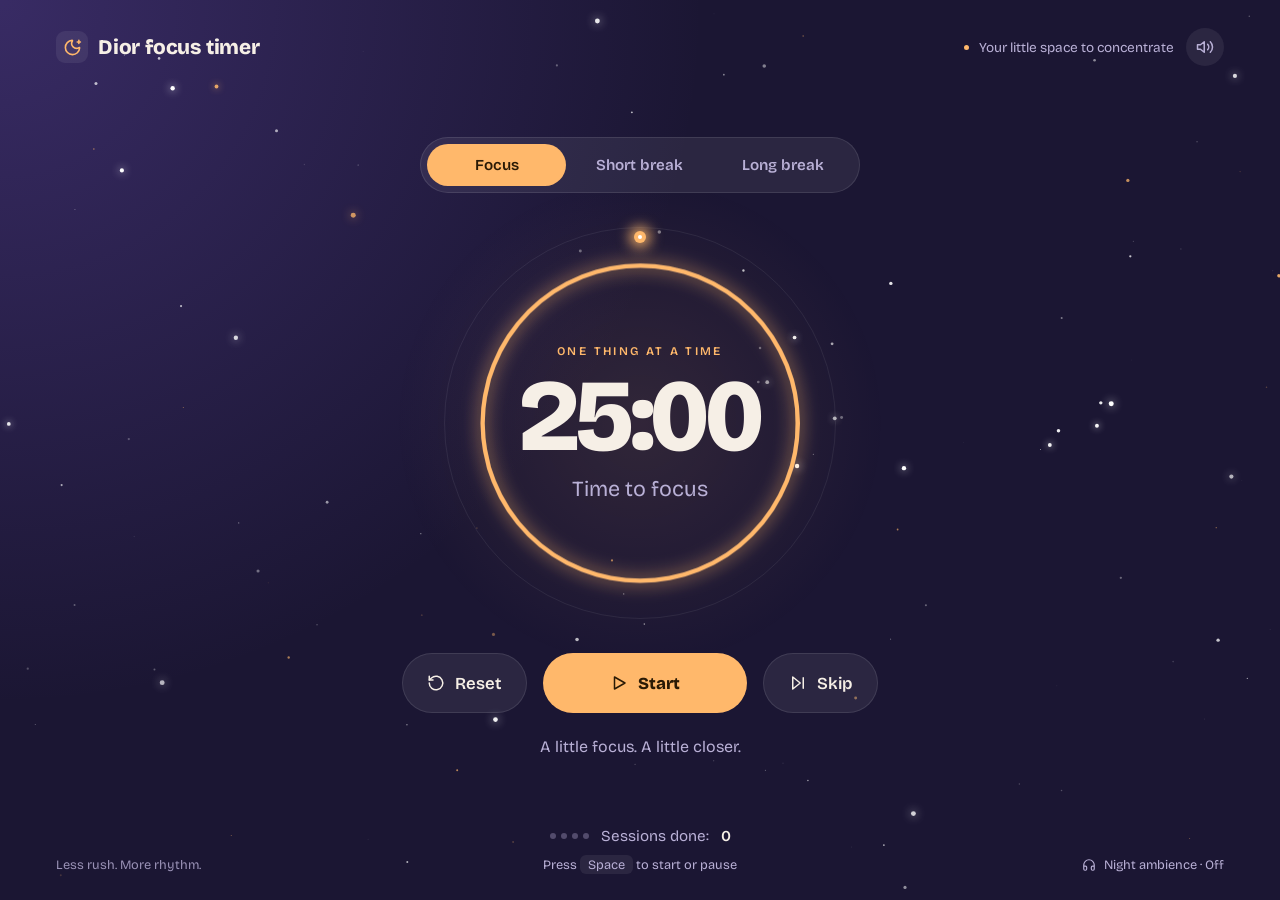
<file: index.html>
<!doctype html>
<html lang="en">
  <head>
    <meta charset="UTF-8" />
    <meta name="viewport" content="width=device-width, initial-scale=1" />
    <title>Focus Timer</title>
    <link rel="preconnect" href="https://fonts.googleapis.com" />
    <link rel="preconnect" href="https://fonts.gstatic.com" crossorigin />
    <link
      href="https://fonts.googleapis.com/css2?family=Bricolage+Grotesque:wght@400;600;800&display=swap"
      rel="stylesheet"
    />
    <link rel="stylesheet" href="pomodoro.css" />
    <link rel="stylesheet" href="activities.css" />
  </head>
  <body data-mode="focus">
    <canvas id="bg"></canvas>

    <div id="view-timer" class="view">
      <!-- ---------- Header ---------- -->
      <header class="top-bar">
        <div class="brand">
          <span class="brand-icon" aria-hidden="true">
            <svg
              width="19"
              height="19"
              viewBox="0 0 24 24"
              fill="none"
              stroke="currentColor"
              stroke-width="2"
              stroke-linecap="round"
              stroke-linejoin="round"
            >
              <path d="M18 5h4" />
              <path d="M20 3v4" />
              <path
                d="M20.985 12.486a9 9 0 1 1-9.473-9.472c.405-.022.617.46.402.803a6 6 0 0 0 8.268 8.268c.344-.215.825-.004.803.401"
              />
            </svg>
          </span>
          <span>Dior focus timer</span>
        </div>

        <div class="quiet-setting">
          <p class="top-tagline">Your little space to concentrate</p>
          <!-- Placeholder: the sound feature isn't built yet -->
          <button class="icon-btn" aria-label="Sound (coming soon)">
            <svg
              width="18"
              height="18"
              viewBox="0 0 24 24"
              fill="none"
              stroke="currentColor"
              stroke-width="2"
              stroke-linecap="round"
              stroke-linejoin="round"
              aria-hidden="true"
            >
              <polygon points="11 5 6 9 2 9 2 15 6 15 11 19 11 5" />
              <path d="M15.54 8.46a5 5 0 0 1 0 7.07" />
              <path d="M19.07 4.93a10 10 0 0 1 0 14.14" />
            </svg>
          </button>
        </div>
      </header>

      <!-- ---------- Main ---------- -->
      <main class="app">
        <nav class="modes" aria-label="Timer mode">
          <button class="mode-btn is-active" data-mode="focus">Focus</button>
          <button class="mode-btn" data-mode="short">Short break</button>
          <button class="mode-btn" data-mode="long">Long break</button>
        </nav>

        <section class="timer" aria-live="off">
          <svg class="ring" viewBox="0 0 260 260" aria-hidden="true">
            <circle class="ring-track" cx="130" cy="130" r="110" />
            <circle class="ring-progress" cx="130" cy="130" r="110" />
          </svg>
          <!-- The glowing dot that rides the end of the progress line -->
          <div class="dot-orbit" id="dot-orbit" aria-hidden="true">
            <span class="orbit-dot"></span>
          </div>
          <div class="timer-text">
            <span id="eyebrow" class="eyebrow">One thing at a time</span>
            <span id="time" class="time">25:00</span>
            <span id="label" class="label">Time to focus</span>
          </div>
        </section>

        <div class="controls">
          <button id="reset" class="btn btn-ghost" aria-label="Reset timer">
            <svg
              width="18"
              height="18"
              viewBox="0 0 24 24"
              fill="none"
              stroke="currentColor"
              stroke-width="2"
              stroke-linecap="round"
              stroke-linejoin="round"
              aria-hidden="true"
            >
              <path d="M3 12a9 9 0 1 0 3-6.7L3 8" />
              <path d="M3 3v5h5" />
            </svg>
            Reset
          </button>
          <button id="start" class="btn btn-main">
            <svg
              width="18"
              height="18"
              viewBox="0 0 24 24"
              fill="none"
              stroke="currentColor"
              stroke-width="2"
              stroke-linecap="round"
              stroke-linejoin="round"
              aria-hidden="true"
            >
              <polygon points="6 4 20 12 6 20 6 4" />
            </svg>
            <span id="start-label">Start</span>
          </button>
          <button
            id="skip"
            class="btn btn-ghost"
            aria-label="Skip to next mode"
          >
            <svg
              width="18"
              height="18"
              viewBox="0 0 24 24"
              fill="none"
              stroke="currentColor"
              stroke-width="2"
              stroke-linecap="round"
              stroke-linejoin="round"
              aria-hidden="true"
            >
              <polygon points="5 4 15 12 5 20 5 4" />
              <line x1="19" y1="5" x2="19" y2="19" />
            </svg>
            Skip
          </button>
        </div>

        <p id="tagline" class="tagline">A little focus. A little closer.</p>

        <!-- Only visible during breaks (see CSS). Games will hook in here. -->
        <a class="activity-link" href="#activities">
          <svg
            width="18"
            height="18"
            viewBox="0 0 24 24"
            fill="none"
            stroke="currentColor"
            stroke-width="2"
            stroke-linecap="round"
            stroke-linejoin="round"
            aria-hidden="true"
          >
            <line x1="6" x2="10" y1="11" y2="11" />
            <line x1="8" x2="8" y1="9" y2="13" />
            <line x1="15" x2="15.01" y1="12" y2="12" />
            <line x1="18" x2="18.01" y1="10" y2="10" />
            <path
              d="M17.32 5H6.68a4 4 0 0 0-3.978 3.59c-.006.052-.01.101-.017.152C2.604 9.416 2 14.456 2 16a3 3 0 0 0 3 3c1 0 1.5-.5 2-1l1.414-1.414A2 2 0 0 1 9.828 16h4.344a2 2 0 0 1 1.414.586L17 18c.5.5 1 1 2 1a3 3 0 0 0 3-3c0-1.545-.604-6.584-.685-7.258-.007-.05-.011-.1-.017-.151A4 4 0 0 0 17.32 5z"
            />
          </svg>
          A little play? Explore break activities
          <svg
            width="14"
            height="14"
            viewBox="0 0 24 24"
            fill="none"
            stroke="currentColor"
            stroke-width="2"
            stroke-linecap="round"
            stroke-linejoin="round"
            aria-hidden="true"
          >
            <path d="M7 7h10v10" />
            <path d="M7 17 17 7" />
          </svg>
        </a>
      </main>

      <!-- ---------- Footer ---------- -->
      <footer class="bottom-bar">
        <p class="footer-note">Less rush. More rhythm.</p>

        <div class="bottom-center">
          <p class="session-info">
            <span class="dots" aria-hidden="true">
              <span class="dot"></span>
              <span class="dot"></span>
              <span class="dot"></span>
              <span class="dot"></span>
            </span>
            Sessions done: <strong id="sessions">0</strong>
          </p>
          <p class="hint">Press <kbd>Space</kbd> to start or pause</p>
        </div>

        <p class="ambience">
          <svg
            width="14"
            height="14"
            viewBox="0 0 24 24"
            fill="none"
            stroke="currentColor"
            stroke-width="2"
            stroke-linecap="round"
            stroke-linejoin="round"
            aria-hidden="true"
          >
            <path
              d="M3 14h3a2 2 0 0 1 2 2v3a2 2 0 0 1-2 2H5a2 2 0 0 1-2-2v-7a9 9 0 0 1 18 0v7a2 2 0 0 1-2 2h-1a2 2 0 0 1-2-2v-3a2 2 0 0 1 2-2h3"
            />
          </svg>
          Night ambience · Off
        </p>
      </footer>
    </div>

    <!-- ============ Break activities view ============ -->
    <div id="view-activities" class="view" hidden>
      <header class="top-bar">
        <div class="brand">
          <span class="brand-icon" aria-hidden="true">
            <svg
              width="19"
              height="19"
              viewBox="0 0 24 24"
              fill="none"
              stroke="currentColor"
              stroke-width="2"
              stroke-linecap="round"
              stroke-linejoin="round"
            >
              <path d="M18 5h4" />
              <path d="M20 3v4" />
              <path
                d="M20.985 12.486a9 9 0 1 1-9.473-9.472c.405-.022.617.46.402.803a6 6 0 0 0 8.268 8.268c.344-.215.825-.004.803.401"
              />
            </svg>
          </span>
          <span>Focus Timer</span>
        </div>
        <div class="break-chip">
          <span class="chip-dot"></span>
          <span id="chip-mode">Short break</span>
          <span id="chip-time" class="chip-time">05:00</span>
        </div>
      </header>

      <button id="back" class="back-link">
        <svg
          width="16"
          height="16"
          viewBox="0 0 24 24"
          fill="none"
          stroke="currentColor"
          stroke-width="2"
          stroke-linecap="round"
          stroke-linejoin="round"
          aria-hidden="true"
        >
          <path d="m12 19-7-7 7-7" />
          <path d="M19 12H5" />
        </svg>
        Back to timer
      </button>

      <main class="activities">
        <h1>A little play, a fresh perspective.</h1>
        <p class="sub">No tabs. No to-dos. Just a moment for you.</p>

        <nav class="picker" aria-label="Break activity">
          <button class="pick-btn is-active" data-game="snake">
            <svg
              width="16"
              height="16"
              viewBox="0 0 24 24"
              fill="none"
              stroke="currentColor"
              stroke-width="2"
              stroke-linecap="round"
              stroke-linejoin="round"
              aria-hidden="true"
            >
              <line x1="6" x2="10" y1="11" y2="11" />
              <line x1="8" x2="8" y1="9" y2="13" />
              <line x1="15" x2="15.01" y1="12" y2="12" />
              <line x1="18" x2="18.01" y1="10" y2="10" />
              <path
                d="M17.32 5H6.68a4 4 0 0 0-3.978 3.59C2.604 9.416 2 14.456 2 16a3 3 0 0 0 3 3c1 0 1.5-.5 2-1l1.414-1.414A2 2 0 0 1 9.828 16h4.344a2 2 0 0 1 1.414.586L17 18c.5.5 1 1 2 1a3 3 0 0 0 3-3c0-1.545-.604-6.584-.685-7.258A4 4 0 0 0 17.32 5z"
              />
            </svg>
            Snake
          </button>
          <button class="pick-btn" data-game="memory">
            <svg
              width="16"
              height="16"
              viewBox="0 0 24 24"
              fill="none"
              stroke="currentColor"
              stroke-width="2"
              stroke-linecap="round"
              stroke-linejoin="round"
              aria-hidden="true"
            >
              <rect width="14" height="14" x="8" y="8" rx="2" ry="2" />
              <path
                d="M4 16c-1.1 0-2-.9-2-2V4c0-1.1.9-2 2-2h10c1.1 0 2 .9 2 2"
              />
            </svg>
            Memory
          </button>
          <button class="pick-btn" data-game="breathing">
            <svg
              width="16"
              height="16"
              viewBox="0 0 24 24"
              fill="none"
              stroke="currentColor"
              stroke-width="2"
              stroke-linecap="round"
              stroke-linejoin="round"
              aria-hidden="true"
            >
              <path d="M17.7 7.7a2.5 2.5 0 1 1 1.8 4.3H2" />
              <path d="M9.6 4.6A2 2 0 1 1 11 8H2" />
              <path d="M12.6 19.4A2 2 0 1 0 14 16H2" />
            </svg>
            Breathing
          </button>
        </nav>

        <!-- ---------- Snake ---------- -->
        <section id="panel-snake" class="game-panel">
          <div class="card-frame">
            <div class="panel-bar">
              <p class="game-status">
                <span class="live-dot"></span><span class="name">Snake</span
                ><span class="meta">· <span id="status">Ready</span></span>
              </p>
              <p class="scores">
                <span>Score <span id="score">000</span></span
                ><span class="muted">Best <span id="best">000</span></span>
              </p>
            </div>
            <div class="playfield"><canvas id="game"></canvas></div>
          </div>
          <div class="game-controls">
            <p class="keys">
              <kbd>←</kbd><kbd>↑</kbd><kbd>↓</kbd><kbd>→</kbd> to move
            </p>
            <button id="pause" class="pill-btn">Pause</button>
          </div>
        </section>

        <!-- ---------- Memory ---------- -->
        <section id="panel-memory" class="game-panel" hidden>
          <div class="card-frame">
            <div class="panel-bar">
              <p class="game-status">
                <span class="live-dot"></span><span class="name">Memory</span
                ><span class="meta"
                  >· <span id="mem-status">In play</span></span
                >
              </p>
              <p class="scores">
                <span id="mem-pairs">Pairs 0 / 6</span
                ><span id="mem-moves" class="muted">Moves 0</span>
              </p>
            </div>
            <div id="memory-grid" class="memory-grid"></div>
          </div>
          <div class="game-controls">
            <p>Pick two cards to find a pair</p>
            <button id="mem-new" class="pill-btn">New game</button>
          </div>
        </section>

        <!-- ---------- Breathing ---------- -->
        <section id="panel-breathing" class="game-panel" hidden>
          <div class="card-frame">
            <div class="panel-bar">
              <p class="game-status">
                <span class="live-dot"></span><span class="name">Breathing</span
                ><span class="meta">· Guided</span>
              </p>
              <p class="scores"><span id="breath-cycle">Cycle 1 / 5</span></p>
            </div>
            <div class="breath-space">
              <div class="breath-stage">
                <svg
                  class="breath-progress"
                  viewBox="0 0 260 260"
                  aria-hidden="true"
                >
                  <circle id="breath-arc" cx="130" cy="130" r="129" />
                </svg>
                <div class="breath-ring ring-a"></div>
                <div class="breath-ring ring-b"></div>
                <div id="breath-orb" class="breath-orb"></div>
                <div class="breath-text">
                  <strong id="breath-phase">Breathe in</strong>
                  <span id="breath-count">4</span>
                  <small id="breath-cue">Slowly, through your nose</small>
                </div>
              </div>
              <ol class="breath-rhythm">
                <li data-phase="0">Inhale 4s</li>
                <li data-phase="1">Hold 4s</li>
                <li data-phase="2">Exhale 6s</li>
              </ol>
            </div>
          </div>
          <div class="game-controls">
            <p>Let your shoulders soften.</p>
            <button id="breath-toggle" class="pill-btn">Pause breathing</button>
          </div>
        </section>
      </main>

      <footer class="reassure">
        <p>
          <svg
            width="15"
            height="15"
            viewBox="0 0 24 24"
            fill="none"
            stroke="currentColor"
            stroke-width="2"
            stroke-linecap="round"
            stroke-linejoin="round"
            aria-hidden="true"
          >
            <line x1="10" x2="14" y1="2" y2="2" />
            <line x1="12" x2="15" y1="14" y2="11" />
            <circle cx="12" cy="14" r="8" />
          </svg>
          Your break timer keeps running. We'll let you know when it's time.
        </p>
        <p>Sessions done: <span id="sessions-2">0</span></p>
      </footer>
    </div>

    <script src="particles.js"></script>
    <script src="pomodoro.js"></script>
    <script src="snake.js"></script>
    <script src="activities.js"></script>
  </body>
</html>
</file>
<file: pomodoro.css>
/* ---------- Theme tokens: each mode redefines these ---------- */
:root {
  --bg: #1b1633;
  --surface: rgba(255, 255, 255, 0.07);
  --line: rgba(255, 255, 255, 0.1);
  --ink: #f6efe6;
  --ink-soft: #b9b0d6;
  --accent: #ffb86b;
  --accent-ink: #2a1a05;
  --nebula: rgba(124, 92, 214, 0.3);
}

body[data-mode="short"] {
  --bg: #0f3d3a;
  --ink: #eafaf3;
  --ink-soft: #9fcfc2;
  --accent: #9be7c4;
  --accent-ink: #06231f;
  --nebula: rgba(60, 200, 170, 0.25);
}

body[data-mode="long"] {
  --bg: #12304f;
  --ink: #eaf3ff;
  --ink-soft: #9db9d9;
  --accent: #8ec5ff;
  --accent-ink: #061a30;
  --nebula: rgba(90, 150, 255, 0.28);
}

/* ---------- Base ---------- */
* {
  box-sizing: border-box;
  margin: 0;
}

body {
  min-height: 100vh;
  display: flex;
  flex-direction: column;
  padding: 28px 56px;
  background-color: var(--bg);
  background-image: radial-gradient(
    circle at 0% 0%,
    var(--nebula),
    transparent 45%
  );
  background-attachment: fixed;
  color: var(--ink);
  font-family: "Bricolage Grotesque", system-ui, sans-serif;
  transition:
    background-color 0.6s ease,
    color 0.6s ease;
}

#bg {
  position: fixed;
  top: 0;
  left: 0;
  z-index: -1;
}

/* ---------- Header ---------- */
.top-bar {
  display: flex;
  justify-content: space-between;
  align-items: center;
  gap: 16px;
}

.brand {
  display: flex;
  align-items: center;
  gap: 10px;
  font-weight: 800;
  font-size: 1.3rem;
  letter-spacing: -0.01em;
}

.brand-icon {
  display: grid;
  place-items: center;
  width: 32px;
  height: 32px;
  border-radius: 9px;
  background: var(--surface);
  color: var(--accent);
  transition: color 0.6s ease;
}

.quiet-setting {
  display: flex;
  align-items: center;
  gap: 12px;
}

.top-tagline {
  display: flex;
  align-items: center;
  gap: 10px;
  color: var(--ink-soft);
  font-size: 0.85rem;
}

.top-tagline::before {
  content: "";
  width: 5px;
  height: 5px;
  border-radius: 50%;
  background: var(--accent);
}

.icon-btn {
  display: grid;
  place-items: center;
  width: 38px;
  height: 38px;
  border: 0;
  border-radius: 50%;
  background: var(--surface);
  color: var(--ink-soft);
  cursor: pointer;
  transition: color 0.2s;
}

.icon-btn:hover {
  color: var(--ink);
}

/* ---------- Main ---------- */
.app {
  flex: 1;
  width: 100%;
  max-width: 560px;
  margin: 0 auto;
  display: flex;
  flex-direction: column;
  align-items: center;
  justify-content: center;
  gap: 34px;
  padding: 16px 0;
}

/* ---------- Mode tabs ---------- */
.modes {
  display: flex;
  width: min(100%, 440px);
  gap: 4px;
  padding: 6px;
  background: var(--surface);
  border: 1px solid var(--line);
  border-radius: 999px;
}

.mode-btn {
  flex: 1;
  border: 0;
  background: transparent;
  color: var(--ink-soft);
  font: inherit;
  font-size: 0.95rem;
  font-weight: 600;
  padding: 12px 8px;
  border-radius: 999px;
  cursor: pointer;
  transition:
    background-color 0.3s,
    color 0.3s;
}

.mode-btn:hover {
  color: var(--ink);
}

.mode-btn.is-active {
  background: var(--accent);
  color: var(--accent-ink);
}

/* ---------- Timer ring ---------- */
.timer {
  --size: min(86vw, 392px);
  position: relative;
  width: var(--size);
  aspect-ratio: 1;
}

/* Faint outer orbit line */
.timer::before {
  content: "";
  position: absolute;
  inset: 0;
  border-radius: 50%;
  border: 1px solid rgba(255, 255, 255, 0.07);
}

/*  glow behind the whole timer */
.timer::after {
  content: "";
  position: absolute;
  inset: -18%;
  z-index: -1;
  border-radius: 50%;
  background: radial-gradient(
    circle,
    color-mix(in srgb, var(--accent) 10%, transparent),
    transparent 65%
  );
}

.ring {
  position: absolute;
  inset: 2.5%;
  width: 95%;
  height: 95%;
  transform: rotate(-90deg);
}

.ring circle {
  fill: none;
  stroke-width: 3;
}

.ring-track {
  stroke: var(--ink-soft);
  opacity: 0.15;
}

.ring-progress {
  stroke: var(--accent);
  stroke-linecap: round;
  filter: drop-shadow(0 0 6px var(--accent));
  transition: stroke 0.6s ease;
}

.dot-orbit {
  position: absolute;
  inset: 2.5%;
}

.orbit-dot {
  position: absolute;
  top: 0;
  left: 50%;
  width: 12px;
  height: 12px;
  margin: -6px 0 0 -6px;
  border-radius: 50%;
  background: var(--accent);
  box-shadow: 0 0 14px 4px var(--accent);
}

.orbit-dot::after {
  content: "";
  position: absolute;
  inset: 4px;
  border-radius: 50%;
  background: #fff;
}

.timer-text {
  position: absolute;
  inset: 0;
  display: flex;
  flex-direction: column;
  align-items: center;
  justify-content: center;
  gap: 8px;
  text-align: center;
}

.eyebrow {
  color: var(--accent);
  font-size: calc(var(--size) * 0.03);
  font-weight: 600;
  letter-spacing: 0.2em;
  text-transform: uppercase;
  transition: color 0.6s ease;
}

.time {
  font-size: calc(var(--size) * 0.26);
  line-height: 1;
  font-weight: 800;
  font-variant-numeric: tabular-nums;
  letter-spacing: -0.04em;
}

.label {
  color: var(--ink-soft);
  font-size: calc(var(--size) * 0.055);
}

/* ---------- Controls ---------- */
.controls {
  display: flex;
  align-items: center;
  gap: 16px;
}

.btn {
  display: inline-flex;
  align-items: center;
  justify-content: center;
  gap: 10px;
  height: 60px;
  font: inherit;
  font-size: 1.05rem;
  font-weight: 600;
  border: 0;
  cursor: pointer;
  border-radius: 999px;
  transition:
    transform 0.15s ease,
    background-color 0.3s,
    color 0.3s;
}

.btn:active {
  transform: scale(0.96);
}

.btn-main {
  min-width: 204px;
  background: var(--accent);
  color: var(--accent-ink);
  font-weight: 800;
}

.btn-ghost {
  min-width: 115px;
  padding: 0 24px;
  background: var(--surface);
  color: var(--ink);
  border: 1px solid var(--line);
}

.mode-btn:focus-visible,
.btn:focus-visible,
.icon-btn:focus-visible,
.activity-link:focus-visible {
  outline: 3px solid var(--ink);
  outline-offset: 3px;
}

.tagline {
  margin-top: -10px;
  color: var(--ink-soft);
  font-size: 1rem;
}

.activity-link {
  display: inline-flex;
  align-items: center;
  gap: 8px;
  margin-top: -14px;
  color: var(--accent);
  font-size: 0.95rem;
  text-decoration: none;
}

.activity-link:hover {
  text-decoration: underline;
}

/* Only show the games link during breaks */
body[data-mode="focus"] .activity-link {
  display: none;
}

/* ---------- Footer ---------- */
.bottom-bar {
  display: grid;
  grid-template-columns: 1fr auto 1fr;
  align-items: end;
  gap: 16px;
  color: var(--ink-soft);
  font-size: 0.8rem;
}

.footer-note {
  opacity: 0.8;
}

.ambience {
  display: flex;
  align-items: center;
  justify-content: flex-end;
  gap: 8px;
}

.bottom-center {
  display: flex;
  flex-direction: column;
  align-items: center;
  gap: 12px;
}

.session-info {
  display: flex;
  align-items: center;
  gap: 12px;
  font-size: 0.95rem;
}

.session-info strong {
  color: var(--ink);
  font-weight: 600;
}

.dots {
  display: inline-flex;
  gap: 5px;
}

.dot {
  width: 6px;
  height: 6px;
  border-radius: 50%;
  background: var(--ink-soft);
  opacity: 0.35;
  transition:
    background-color 0.3s,
    opacity 0.3s;
}

.dot.is-done {
  background: var(--accent);
  opacity: 1;
}

kbd {
  background: var(--surface);
  padding: 2px 8px;
  border-radius: 6px;
  font-family: inherit;
}

/* ---------- Mobile  ---------- */
@media (max-width: 640px) {
  body {
    padding: 20px 24px 24px;
  }

  .top-tagline,
  .footer-note {
    display: none;
  }

  .app {
    gap: 28px;
  }

  /* On mobile the tagline sits between the ring and the buttons.
     "order" changes the visual order without touching the HTML. */
  .modes {
    order: 0;
  }
  .timer {
    order: 1;
  }
  .tagline {
    order: 2;
    margin-top: 0;
  }
  .controls {
    order: 3;
    width: 100%;
    gap: 10px;
  }
  .activity-link {
    order: 4;
    margin-top: 0;
  }

  .btn {
    height: 58px;
  }

  .btn-main {
    flex: 1.9;
    min-width: 0;
  }

  .btn-ghost {
    flex: 1;
    min-width: 0;
    padding: 0 12px;
  }

  .btn-ghost svg {
    display: none;
  }

  .bottom-bar {
    grid-template-columns: 1fr;
    justify-items: center;
    gap: 20px;
    margin-top: 12px;
  }

  .ambience {
    justify-content: center;
  }
}

@media (prefers-reduced-motion: reduce) {
  * {
    transition: none !important;
  }
}
</file>
<file: activities.css>
/* ---------- Views ---------- */
.view {
  flex: 1;
  display: flex;
  flex-direction: column;
}
.view[hidden],
.game-panel[hidden] {
  display: none;
}

/* ---------- Header chip ---------- */
.break-chip {
  display: inline-flex;
  align-items: center;
  gap: 10px;
  padding: 12px 18px;
  border-radius: 999px;
  background: var(--surface);
  border: 1px solid var(--line);
  font-size: 0.85rem;
}
.chip-dot {
  width: 6px;
  height: 6px;
  border-radius: 50%;
  background: var(--accent);
}
.chip-time {
  color: var(--accent);
  font-weight: 800;
  font-size: 1.05rem;
  font-variant-numeric: tabular-nums;
}

.back-link {
  align-self: flex-start;
  display: inline-flex;
  align-items: center;
  gap: 8px;
  margin-top: 24px;
  padding: 4px 0;
  background: none;
  border: 0;
  color: var(--accent);
  font: inherit;
  font-size: 0.9rem;
  cursor: pointer;
}
.back-link:hover {
  text-decoration: underline;
}

/* ---------- Page heading and picker ---------- */
.activities {
  display: flex;
  flex-direction: column;
  align-items: center;
  gap: 18px;
  margin-top: -12px;
  text-align: center;
}
.activities h1 {
  font-size: clamp(1.8rem, 4vw, 2.6rem);
  font-weight: 800;
  letter-spacing: -0.02em;
}
.sub {
  color: var(--ink-soft);
}

.picker {
  display: flex;
  gap: 4px;
  padding: 6px;
  background: var(--surface);
  border: 1px solid var(--line);
  border-radius: 999px;
}
.pick-btn {
  display: inline-flex;
  align-items: center;
  justify-content: center;
  gap: 8px;
  min-width: 128px;
  padding: 11px 16px;
  border: 0;
  border-radius: 999px;
  background: transparent;
  color: var(--ink-soft);
  font: inherit;
  font-size: 0.9rem;
  font-weight: 600;
  cursor: pointer;
  transition:
    background-color 0.3s,
    color 0.3s;
}
.pick-btn:hover {
  color: var(--ink);
}
.pick-btn.is-active {
  background: var(--accent);
  color: var(--accent-ink);
}

/* ---------- Game panel ---------- */
.game-panel {
  display: flex;
  flex-direction: column;
  align-items: center;
  gap: 22px;
  width: 100%;
}

.card-frame {
  width: min(100%, 576px);
  display: flex;
  flex-direction: column;
  gap: 18px;
  padding: 24px;
  border-radius: 28px;
  background: rgba(0, 0, 0, 0.2);
  border: 1px solid color-mix(in srgb, var(--accent) 55%, transparent);
  box-shadow: 0 0 40px color-mix(in srgb, var(--accent) 14%, transparent);
}

.panel-bar {
  display: flex;
  justify-content: space-between;
  align-items: center;
  gap: 12px;
  font-size: 0.85rem;
}
.game-status {
  display: flex;
  align-items: center;
  gap: 8px;
}
.game-status .name {
  font-weight: 600;
}
.meta,
.muted {
  color: var(--ink-soft);
}
.live-dot {
  width: 6px;
  height: 6px;
  border-radius: 50%;
  background: var(--accent);
}
.scores {
  display: flex;
  gap: 18px;
  color: var(--accent);
}

.playfield {
  border-radius: 14px;
  overflow: hidden;
  line-height: 0;
}
.playfield canvas {
  display: block;
  width: 100%;
  height: auto;
}

/* ---------- Controls under a game ---------- */
.game-controls {
  display: flex;
  align-items: center;
  justify-content: center;
  gap: 24px;
  color: var(--ink-soft);
  font-size: 0.85rem;
}
.keys {
  display: flex;
  align-items: center;
  gap: 4px;
}
.keys kbd {
  display: inline-grid;
  place-items: center;
  width: 27px;
  height: 28px;
  padding: 0;
  border: 1px solid var(--line);
  border-radius: 7px;
}
.keys kbd:last-of-type {
  margin-right: 6px;
}

.pill-btn {
  display: inline-flex;
  align-items: center;
  height: 48px;
  padding: 0 24px;
  border-radius: 999px;
  border: 1px solid var(--line);
  background: var(--surface);
  color: var(--ink);
  font: inherit;
  cursor: pointer;
}
.pill-btn:focus-visible,
.pick-btn:focus-visible,
.back-link:focus-visible,
.card:focus-visible {
  outline: 3px solid var(--ink);
  outline-offset: 3px;
}

/* ---------- Memory ---------- */
.memory-grid {
  display: grid;
  grid-template-columns: repeat(4, 1fr);
  gap: 12px;
  padding: 12px;
  border-radius: 14px;
  background: rgba(0, 0, 0, 0.22);
}
.card {
  position: relative;
  display: grid;
  place-items: center;
  height: 96px;
  border-radius: 14px;
  border: 1px solid rgba(255, 255, 255, 0.1);
  background: rgba(255, 255, 255, 0.08);
  color: var(--ink-soft);
  cursor: pointer;
  transition:
    background-color 0.25s,
    color 0.25s,
    transform 0.15s;
}
.card:hover {
  transform: translateY(-2px);
}
.card.is-revealed {
  background: color-mix(in srgb, var(--accent) 30%, white);
  color: var(--accent-ink);
}
.card.is-matched {
  background: rgba(0, 0, 0, 0.3);
  border-color: color-mix(in srgb, var(--accent) 40%, transparent);
  color: var(--accent);
  cursor: default;
}
.card.is-matched:hover {
  transform: none;
}
.card.is-matched::after {
  content: "✓";
  position: absolute;
  top: 8px;
  right: 8px;
  display: grid;
  place-items: center;
  width: 15px;
  height: 15px;
  border-radius: 50%;
  background: color-mix(in srgb, var(--accent) 25%, transparent);
  color: var(--accent);
  font-size: 9px;
}

/* ---------- Breathing ---------- */
.breath-space {
  position: relative;
  display: grid;
  place-items: center;
  height: 336px;
  border-radius: 14px;
  background: rgba(0, 0, 0, 0.22);
}
.breath-stage {
  position: relative;
  display: grid;
  place-items: center;
  width: 260px;
  height: 260px;
  margin-top: -20px;
}
.breath-stage > * {
  grid-area: 1 / 1;
}
.breath-progress {
  width: 260px;
  height: 260px;
  transform: rotate(-90deg);
}
#breath-arc {
  fill: none;
  stroke: var(--accent);
  stroke-width: 2;
  stroke-linecap: round;
  stroke-dasharray: 810.5;
  stroke-dashoffset: 810.5;
}
.breath-ring {
  border-radius: 50%;
  border: 1px solid color-mix(in srgb, var(--accent) 22%, transparent);
}
.ring-a {
  width: 226px;
  height: 226px;
}
.ring-b {
  width: 244px;
  height: 244px;
  opacity: 0.5;
}
.breath-orb {
  width: 190px;
  height: 190px;
  border-radius: 50%;
  border: 1px solid color-mix(in srgb, var(--accent) 45%, transparent);
  background: radial-gradient(
    circle,
    color-mix(in srgb, var(--accent) 26%, transparent),
    color-mix(in srgb, var(--accent) 8%, transparent)
  );
  transform: scale(var(--scale, 0.85));
}
.breath-text {
  display: flex;
  flex-direction: column;
  align-items: center;
  gap: 4px;
  text-align: center;
  z-index: 1;
}
.breath-text strong {
  font-size: 1.5rem;
  font-weight: 800;
}
.breath-text span {
  color: var(--accent);
  font-size: 2rem;
  line-height: 1;
  font-variant-numeric: tabular-nums;
}
.breath-text small {
  color: var(--ink-soft);
  font-size: 0.72rem;
}
.breath-rhythm {
  position: absolute;
  bottom: 18px;
  display: flex;
  gap: 56px;
  list-style: none;
  padding: 0;
  color: var(--ink-soft);
  font-size: 0.75rem;
}
.breath-rhythm li.is-current {
  color: var(--accent);
  font-weight: 600;
}

/* ---------- Footer note ---------- */
.reassure {
  margin-top: auto;
  padding-top: 24px;
  display: flex;
  flex-direction: column;
  align-items: center;
  gap: 8px;
  color: var(--ink-soft);
  font-size: 0.85rem;
  text-align: center;
}
.reassure p:first-child {
  display: flex;
  align-items: center;
  gap: 8px;
}

/* ---------- Mobile ---------- */
@media (max-width: 640px) {
  .back-link {
    margin-top: 16px;
  }
  .picker {
    width: 100%;
  }
  .pick-btn {
    flex: 1;
    min-width: 0;
    padding: 11px 6px;
  }
  .pick-btn svg {
    display: none;
  }
  .card-frame {
    padding: 14px;
    border-radius: 22px;
  }
  .card {
    height: 72px;
  }
  .game-controls {
    flex-direction: column;
    gap: 12px;
  }
  .breath-space {
    height: 320px;
  }
  .breath-rhythm {
    gap: 28px;
  }
  .chip-time {
    font-size: 0.95rem;
  }
}

@media (prefers-reduced-motion: reduce) {
  .breath-orb {
    transition: none !important;
  }
}
</file>
